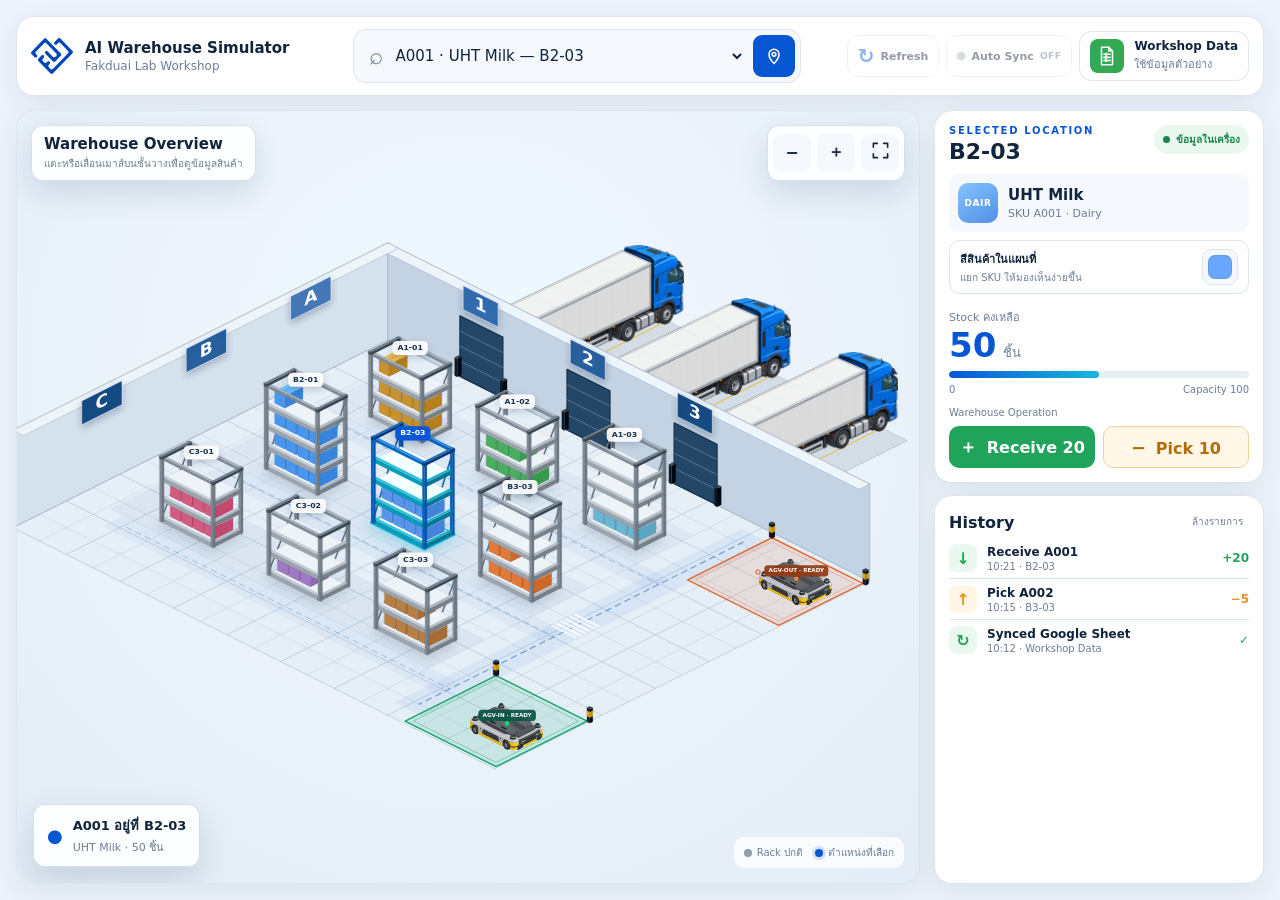
<file: public/index.html>
<!doctype html>
<html lang="th">
<head>
  <meta charset="UTF-8" />
  <meta name="viewport" content="width=device-width, initial-scale=1, viewport-fit=cover" />
  <meta name="theme-color" content="#eef4fb" />
  <title>AI Warehouse Simulator — Fakduai Lab</title>
  <link rel="stylesheet" href="styles.css?v=24" />
</head>
<body>
  <div class="app-shell">
    <header class="topbar">
      <a class="brand" href="#" aria-label="Fakduai Lab Warehouse Simulator">
        <img src="assets/fakduai-mark.svg" alt="" />
        <span><strong>AI Warehouse Simulator</strong><small>Fakduai Lab Workshop</small></span>
      </a>

      <form class="product-search" id="product-search">
        <span class="search-icon" aria-hidden="true">⌕</span>
        <label class="sr-only" for="product-select">เลือกสินค้า</label>
        <select id="product-select"></select>
        <button class="locate-button" type="submit" aria-label="แสดงตำแหน่งสินค้า" title="แสดงตำแหน่งสินค้า">
          <svg viewBox="0 0 24 24" aria-hidden="true"><path d="M12 21s6-5.7 6-11a6 6 0 1 0-12 0c0 5.3 6 11 6 11Z" /><circle cx="12" cy="10" r="2.25" /></svg>
        </button>
      </form>

      <div class="data-actions">
        <button class="sync-control refresh-control" id="manual-sync" type="button" aria-label="รีเฟรชข้อมูลจาก Google Sheet" title="Refresh data" disabled>
          <span class="refresh-icon" aria-hidden="true">↻</span><span class="control-label">Refresh</span>
        </button>
        <button class="sync-control auto-control" id="toggle-auto-sync" type="button" aria-label="เปิดหรือปิด Auto Sync" aria-pressed="false" disabled>
          <i aria-hidden="true"></i><span class="control-label">Auto Sync</span><strong id="auto-sync-state">OFF</strong>
        </button>
        <button class="sheet-button" id="open-sheet-settings" type="button">
          <span class="sheet-icon" aria-hidden="true"><svg viewBox="0 0 24 24"><path d="M6 2.5h8l4 4V21.5H6Z" /><path d="M14 2.5v4h4M8.5 10h7M8.5 13.5h7M8.5 17h7M11 9v9" /></svg></span>
          <span><strong>Workshop Data</strong><small id="sheet-status">ใช้ข้อมูลตัวอย่าง</small></span>
        </button>
      </div>
    </header>

    <main class="workspace">
      <section class="map-panel">
        <div class="canvas-frame" id="canvas-frame">
          <canvas id="warehouse-canvas" aria-label="แผนผังคลังสินค้าแบบ isometric"></canvas>
          <div class="map-overlay-top">
            <div class="map-title-floating">
              <h1>Warehouse Overview</h1>
              <p>แตะหรือเลื่อนเมาส์บนชั้นวางเพื่อดูข้อมูลสินค้า</p>
            </div>
            <div class="map-actions" aria-label="เครื่องมือแผนที่">
              <button id="zoom-out" type="button" aria-label="ย่อแผนที่">−</button>
              <button id="zoom-in" type="button" aria-label="ขยายแผนที่">＋</button>
              <button id="reset-view" class="fit-view" type="button" aria-label="ปรับแผนที่ให้พอดีจอ" title="พอดีจอ">
                <svg viewBox="0 0 24 24" aria-hidden="true"><path d="M8 3H3v5M16 3h5v5M8 21H3v-5M16 21h5v-5" /></svg>
              </button>
            </div>
          </div>
          <div class="map-tooltip" id="map-tooltip" hidden></div>
          <div class="map-result" id="map-result" aria-live="polite">
            <span class="pin-dot">●</span>
            <span><strong id="result-title">A001 อยู่ที่ B2-03</strong><small id="result-detail">UHT Milk · 50 ชิ้น</small></span>
          </div>
          <div class="queue-status" id="queue-status" aria-live="polite" hidden>
            <i></i><span><strong id="queue-status-title">รอคำสั่งจาก AI</strong><small id="queue-status-detail">ยังไม่มีงานในคิว</small></span>
          </div>
          <div class="map-legend" aria-label="คำอธิบายแผนที่">
            <span><i class="legend-dot"></i>Rack ปกติ</span>
            <span><i class="legend-dot selected"></i>ตำแหน่งที่เลือก</span>
          </div>
        </div>
      </section>

      <aside class="sidebar">
        <section class="detail-panel">
          <div class="detail-heading">
            <div>
              <div class="eyebrow">SELECTED LOCATION</div>
              <h2 id="location-code">B2-03</h2>
            </div>
            <span class="sync-badge" id="sync-badge"><i></i><span id="sync-badge-text">ข้อมูลในเครื่อง</span></span>
          </div>

          <div class="product-card">
            <div class="product-icon" id="product-icon">MILK</div>
            <div><strong id="product-name">UHT Milk</strong><small id="product-sku">SKU A001 · Dairy</small></div>
          </div>

          <div class="product-color-row">
            <div><strong>สีสินค้าในแผนที่</strong><small>แยก SKU ให้มองเห็นง่ายขึ้น</small></div>
            <label class="color-picker" for="product-color"><span id="color-preview"></span><input id="product-color" type="color" value="#69a7ff" aria-label="เลือกสีสินค้า" /></label>
          </div>

          <div class="stock-block">
            <span>Stock คงเหลือ</span>
            <div><strong id="stock-value">50</strong><em>ชิ้น</em></div>
          </div>
          <div class="stock-meter" role="progressbar" aria-label="Stock capacity"><span id="stock-meter"></span></div>
          <div class="capacity-row"><span>0</span><span id="capacity-value">Capacity 100</span></div>

          <div class="operation-label">Warehouse Operation</div>
          <div class="operation-grid">
            <button class="receive" id="receive-stock" type="button"><span>＋</span> Receive 20</button>
            <button class="pick" id="pick-stock" type="button"><span>−</span> Pick 10</button>
          </div>
        </section>

        <section class="activity-panel">
          <div class="activity-head"><h2>History</h2><button id="clear-log" type="button">ล้างรายการ</button></div>
          <div class="activity-list" id="activity-list" aria-live="polite"></div>
        </section>
      </aside>
    </main>
  </div>

  <div class="modal-backdrop" id="sheet-modal" hidden>
    <section class="modal" role="dialog" aria-modal="true" aria-labelledby="sheet-modal-title">
      <div class="modal-head">
        <div><span class="sheet-logo" aria-hidden="true"><svg viewBox="0 0 24 24"><path d="M6 2.5h8l4 4V21.5H6Z" /><path d="M14 2.5v4h4M8.5 10h7M8.5 13.5h7M8.5 17h7M11 9v9" /></svg></span><div><h2 id="sheet-modal-title">เชื่อมต่อ Google Sheet</h2><p>ใช้ข้อมูลของแต่ละกลุ่มกับ Warehouse Simulator</p></div></div>
        <button id="close-sheet-settings" type="button" aria-label="ปิด">×</button>
      </div>
      <label for="sheet-url">Google Sheet URL</label>
      <input id="sheet-url" type="url" placeholder="https://docs.google.com/spreadsheets/d/.../edit" />
      <p class="permission-note">ใช้ลิงก์ Sheet ที่ Fakduai Lab เตรียมให้แต่ละกลุ่ม ระบบจะโหลดข้อมูลและบันทึก Stock กลับให้อัตโนมัติ</p>
      <div class="modal-actions">
        <button class="secondary" id="use-demo-data" type="button">ใช้ข้อมูลตัวอย่าง</button>
        <button class="primary" id="connect-sheet" type="button">เชื่อมต่อ Google Sheet</button>
      </div>
      <div class="connection-note" id="connection-note">วางลิงก์ Google Sheet ของกลุ่ม แล้วกดเชื่อมต่อได้ทันที</div>
    </section>
  </div>

  <script src="app.js?v=32"></script>
</body>
</html>
</file>
<file: public/styles.css>
:root {
  color-scheme: light;
  --bg: #edf3fa;
  --surface: #ffffff;
  --surface-soft: #f5f8fc;
  --ink: #11243d;
  --muted: #6b7e95;
  --line: #dce6f1;
  --blue: #0757d5;
  --blue-dark: #063b93;
  --cyan: #16b8dc;
  --green: #20a45c;
  --orange: #e79218;
  --red: #de4b57;
  --shadow: 0 10px 32px rgba(18, 47, 81, .08);
  font-family: "IBM Plex Sans Thai", "Noto Sans Thai", Inter, ui-sans-serif, system-ui, -apple-system, BlinkMacSystemFont, "Segoe UI", sans-serif;
}

* { box-sizing: border-box; }
html, body { height: 100%; margin: 0; background: var(--bg); color: var(--ink); }
body { overflow: hidden; }
button, input, select { font: inherit; }
button, select { cursor: pointer; }
button:focus-visible, input:focus-visible, select:focus-visible { outline: 3px solid rgba(22, 184, 220, .28); outline-offset: 2px; }
.sr-only { position: absolute; width: 1px; height: 1px; padding: 0; margin: -1px; overflow: hidden; clip: rect(0, 0, 0, 0); white-space: nowrap; border: 0; }

.app-shell { display: flex; height: 100dvh; min-height: 0; flex-direction: column; padding: 16px; }
.topbar {
  min-height: 72px;
  display: grid;
  grid-template-columns: minmax(220px, .85fr) minmax(320px, 1.25fr) minmax(410px, 1.2fr);
  align-items: center;
  gap: 18px;
  padding: 12px 14px;
  background: var(--surface);
  border: 1px solid var(--line);
  border-radius: 18px;
  box-shadow: 0 8px 28px rgba(18, 47, 81, .07);
}
.brand { display: flex; align-items: center; gap: 12px; color: inherit; text-decoration: none; min-width: 0; }
.brand img { width: 42px; height: 42px; object-fit: contain; }
.brand strong, .brand small { display: block; }
.brand strong { font-size: 15px; font-weight: 750; }
.brand small { color: var(--muted); font-size: 12px; margin-top: 2px; }

.product-search {
  min-width: 0;
  display: grid;
  grid-template-columns: auto minmax(0, 1fr) auto;
  align-items: center;
  gap: 8px;
  padding: 5px;
  border: 1px solid var(--line);
  border-radius: 13px;
  background: var(--surface-soft);
}
.search-icon { padding-left: 10px; color: var(--muted); font-size: 24px; line-height: 1; }
.product-search select { min-width: 0; height: 42px; border: 0; outline: 0; background: transparent; color: var(--ink); font-size: 15px; }
.product-search button { height: 42px; padding: 0 18px; border: 0; border-radius: 9px; background: var(--blue); color: #fff; font-weight: 700; }
.product-search .locate-button { width: 42px; padding: 0; display: grid; place-items: center; }
.locate-button svg { width: 20px; height: 20px; fill: none; stroke: currentColor; stroke-width: 1.8; stroke-linecap: round; stroke-linejoin: round; }

.data-actions { justify-self: end; display: flex; align-items: center; gap: 7px; }
.sheet-button {
  display: flex;
  align-items: center;
  gap: 10px;
  min-height: 50px;
  padding: 6px 10px;
  border: 1px solid var(--line);
  border-radius: 12px;
  background: var(--surface);
  color: var(--ink);
  text-align: left;
}
.sheet-icon, .sheet-logo { display: grid; place-items: center; color: #fff; background: #34a853; border-radius: 8px; font-size: 22px; }
.sheet-icon { width: 34px; height: 34px; }
.sheet-icon svg, .sheet-logo svg { width: 22px; height: 22px; fill: none; stroke: currentColor; stroke-width: 1.65; stroke-linecap: round; stroke-linejoin: round; }
.sheet-button strong, .sheet-button small { display: block; }
.sheet-button strong { font-size: 12px; }
.sheet-button small { color: var(--muted); font-size: 11px; margin-top: 2px; }
.sync-control { min-height: 42px; display: inline-flex; align-items: center; justify-content: center; gap: 6px; padding: 0 10px; border: 1px solid var(--line); border-radius: 11px; background: var(--surface); color: var(--ink); font-size: 11px; font-weight: 750; white-space: nowrap; }
.sync-control:hover:not(:disabled) { border-color: #bfd2e7; background: #f3f7fc; }
.sync-control:disabled { cursor: not-allowed; opacity: .45; }
.refresh-icon { color: var(--blue); font-size: 20px; line-height: 1; }
.refresh-control.syncing .refresh-icon { animation: spin .8s linear infinite; }
.auto-control i { width: 8px; height: 8px; border-radius: 50%; background: #a5b2c0; box-shadow: 0 0 0 3px rgba(165,178,192,.16); }
.auto-control strong { color: var(--muted); font-size: 9px; letter-spacing: .06em; }
.auto-control.active { border-color: #aad9bb; background: #edf9f1; color: #147442; }
.auto-control.active i { background: #20a45c; box-shadow: 0 0 0 3px rgba(32,164,92,.16); }
.auto-control.active strong { color: #147442; }
@keyframes spin { to { transform: rotate(360deg); } }
@keyframes pulse { 50% { transform: scale(.72); opacity: .58; } }

.workspace { display: grid; min-height: 0; flex: 1; grid-template-columns: minmax(0, 1fr) 330px; gap: 14px; margin-top: 14px; }
.map-panel, .detail-panel, .activity-panel { background: var(--surface); border: 1px solid var(--line); border-radius: 18px; box-shadow: var(--shadow); }
.map-panel { height: 100%; min-width: 0; overflow: hidden; background: #e3ecf6; }
.eyebrow { color: var(--blue); font-size: 10px; font-weight: 800; letter-spacing: .17em; }
.detail-heading h2, .activity-head h2 { margin: 3px 0 0; font-weight: 750; }
.map-overlay-top { position: absolute; z-index: 7; top: 14px; left: 14px; right: 14px; display: flex; align-items: stretch; justify-content: space-between; gap: 8px; pointer-events: none; }
.map-title-floating, .map-actions { border: 1px solid rgba(207,222,237,.88); border-radius: 12px; background: rgba(255,255,255,.9); box-shadow: 0 12px 30px rgba(20,50,83,.13); backdrop-filter: blur(10px); pointer-events: auto; }
.map-title-floating { padding: 9px 12px; }
.map-title-floating h1 { margin: 0; font-size: 15px; line-height: 1.25; }
.map-title-floating p { margin: 2px 0 0; color: var(--muted); font-size: 10px; }
.map-actions { display: flex; align-items: center; gap: 6px; margin-left: auto; }
.map-actions { padding: 5px; }
.map-actions button { min-width: 38px; height: 38px; padding: 0 10px; border: 0; border-radius: 8px; background: var(--surface-soft); color: var(--ink); font-weight: 800; }
.map-actions button:hover { background: #e8f0fa; }
.map-actions .fit-view { width: 38px; min-width: 38px; padding: 0; color: var(--ink); }
.map-actions svg { width: 19px; height: 19px; fill: none; stroke: currentColor; stroke-width: 2; stroke-linecap: round; stroke-linejoin: round; }

.canvas-frame { position: relative; height: 100%; min-height: 0; margin-bottom: -1px; overflow: hidden; background: radial-gradient(circle at 50% 34%, #eefaff 0, #edf4fb 38%, #e3ecf6 100%); touch-action: none; }
#warehouse-canvas { display: block; width: 100%; height: 100%; }
.map-tooltip {
  position: absolute;
  z-index: 8;
  min-width: 190px;
  max-width: 250px;
  padding: 11px 12px;
  pointer-events: none;
  border: 1px solid rgba(255,255,255,.18);
  border-radius: 11px;
  background: rgba(12, 32, 58, .94);
  color: #fff;
  box-shadow: 0 14px 38px rgba(5, 23, 46, .25);
  backdrop-filter: blur(10px);
  font-size: 12px;
}
.map-tooltip strong { display: block; font-size: 14px; margin-bottom: 3px; }
.map-tooltip span { color: #bcd0e7; }
.map-result {
  position: absolute;
  left: 16px;
  bottom: 16px;
  display: flex;
  align-items: center;
  gap: 10px;
  max-width: calc(100% - 32px);
  padding: 10px 13px;
  border: 1px solid rgba(207, 222, 237, .92);
  border-radius: 12px;
  background: rgba(255,255,255,.92);
  box-shadow: 0 14px 34px rgba(20, 50, 83, .15);
  backdrop-filter: blur(10px);
}
.map-result .pin-dot { color: var(--blue); font-size: 18px; }
.map-result strong, .map-result small { display: block; }
.map-result strong { font-size: 13px; }
.map-result small { margin-top: 2px; color: var(--muted); font-size: 11px; }
.queue-status { position: absolute; z-index: 9; top: 84px; left: 16px; display: flex; align-items: center; gap: 10px; max-width: calc(100% - 32px); padding: 10px 13px; border: 1px solid #f1d28f; border-radius: 12px; background: rgba(255,248,230,.95); color: #815200; box-shadow: 0 14px 34px rgba(20,50,83,.13); backdrop-filter: blur(10px); }
.queue-status[hidden] { display: none; }
.queue-status > i { width: 10px; height: 10px; flex: 0 0 auto; border-radius: 50%; background: #e79218; box-shadow: 0 0 0 5px rgba(231,146,24,.14); }
.queue-status strong, .queue-status small { display: block; }
.queue-status strong { font-size: 12px; }
.queue-status small { margin-top: 2px; color: currentColor; opacity: .75; font-size: 10px; }
.queue-status.running { border-color: #9ec0ed; background: rgba(237,244,255,.96); color: var(--blue); }
.queue-status.running > i { background: var(--blue); box-shadow: 0 0 0 5px rgba(7,87,213,.13); animation: pulse 1s ease-in-out infinite; }
.queue-status.completed { border-color: #a9dfbd; background: rgba(234,248,239,.96); color: #147442; }
.queue-status.completed > i { background: var(--green); box-shadow: 0 0 0 5px rgba(32,164,92,.13); }
.queue-status.error { border-color: #efb5bb; background: rgba(255,240,241,.96); color: #b52f3b; }
.queue-status.error > i { background: var(--red); box-shadow: 0 0 0 5px rgba(209,55,69,.12); }
.map-legend { position: absolute; right: 15px; bottom: 15px; display: flex; gap: 12px; padding: 8px 10px; border-radius: 10px; background: rgba(255,255,255,.78); color: var(--muted); backdrop-filter: blur(8px); font-size: 10px; }
.map-legend span { display: flex; align-items: center; gap: 5px; }
.legend-dot { width: 8px; height: 8px; border-radius: 50%; background: #929da8; }
.legend-dot.selected { background: var(--blue); box-shadow: 0 0 0 3px rgba(7,87,213,.16); }

.sidebar { display: grid; height: 100%; min-height: 0; grid-template-rows: auto minmax(0, 1fr); gap: 12px; }
.detail-panel, .activity-panel { padding: 14px; }
.detail-heading { display: flex; align-items: flex-start; justify-content: space-between; gap: 12px; }
.detail-heading h2 { font-size: 22px; }
.sync-badge { display: inline-flex; align-items: center; gap: 6px; padding: 7px 9px; border-radius: 99px; background: #eaf8ef; color: #17854a; font-size: 10px; font-weight: 700; }
.sync-badge i { width: 7px; height: 7px; border-radius: 50%; background: currentColor; }
.sync-badge.syncing { background: #edf4ff; color: var(--blue); }
.sync-badge.pending { background: #fff7df; color: #a56a00; }
.sync-badge.error { background: #fff0f1; color: var(--red); }
.product-card { display: flex; align-items: center; gap: 10px; margin-top: 10px; padding: 9px; border-radius: 11px; background: var(--surface-soft); }
.product-icon { width: 40px; height: 40px; display: grid; place-items: center; flex: 0 0 auto; border-radius: 10px; color: #fff; background: linear-gradient(145deg, var(--blue), var(--cyan)); font-size: 9px; font-weight: 800; letter-spacing: .06em; }
.product-card strong, .product-card small { display: block; }
.product-card strong { font-size: 15px; }
.product-card small { margin-top: 3px; color: var(--muted); font-size: 11px; }
.product-color-row { display: flex; align-items: center; justify-content: space-between; gap: 10px; margin-top: 8px; padding: 8px 10px; border: 1px solid var(--line); border-radius: 11px; }
.product-color-row strong, .product-color-row small { display: block; }
.product-color-row strong { font-size: 11px; }
.product-color-row small { margin-top: 2px; color: var(--muted); font-size: 10px; }
.operation-grid button:disabled { cursor: wait; opacity: .55; filter: saturate(.7); }
.color-picker { position: relative; width: 36px; height: 36px; flex: 0 0 auto; border-radius: 9px; overflow: hidden; border: 1px solid var(--line); background: var(--surface-soft); }
.color-picker span { position: absolute; inset: 5px; border-radius: 7px; background: #69a7ff; pointer-events: none; box-shadow: inset 0 0 0 1px rgba(0,0,0,.08); }
.color-picker input { position: absolute; inset: -8px; width: 60px; height: 60px; opacity: 0; cursor: pointer; }
.stock-block { margin-top: 12px; }
.stock-block > span { color: var(--muted); font-size: 11px; }
.stock-block div { display: flex; align-items: baseline; gap: 7px; margin-top: 2px; }
.stock-block strong { color: var(--blue); font-size: 34px; line-height: 1; }
.stock-block em { color: var(--muted); font-size: 13px; font-style: normal; }
.stock-meter { height: 7px; overflow: hidden; margin-top: 8px; border-radius: 99px; background: #e8eef5; }
.stock-meter span { display: block; width: 50%; height: 100%; border-radius: inherit; background: linear-gradient(90deg, var(--blue), var(--cyan)); transition: width .25s ease; }
.capacity-row { display: flex; justify-content: space-between; margin-top: 6px; color: var(--muted); font-size: 10px; }
.operation-label { margin-top: 12px; color: var(--muted); font-size: 10px; }
.operation-grid { display: grid; grid-template-columns: 1fr 1fr; gap: 8px; margin-top: 8px; }
.operation-grid button { min-height: 42px; border-radius: 10px; font-weight: 700; }
.operation-grid button span { margin-right: 4px; font-size: 18px; }
.receive { border: 0; background: var(--green); color: #fff; }
.pick { border: 1px solid #f0d39b; background: #fff8e9; color: #b56b00; }

.activity-panel { display: flex; min-height: 0; flex-direction: column; overflow: hidden; }
.activity-head { display: flex; flex: 0 0 auto; align-items: center; justify-content: space-between; gap: 10px; }
.activity-head h2 { font-size: 16px; }
.activity-head button { border: 0; background: transparent; color: var(--muted); font-size: 10px; }
.activity-list { display: grid; min-height: 0; gap: 0; margin-top: 6px; }
.activity-item { display: grid; grid-template-columns: 30px minmax(0, 1fr) auto; align-items: center; gap: 8px; padding: 6px 0; border-bottom: 1px solid var(--line); }
.activity-item:last-child { border-bottom: 0; }
.activity-symbol { width: 28px; height: 28px; display: grid; place-items: center; border-radius: 8px; color: var(--green); background: #ebf8f0; font-weight: 800; }
.activity-copy strong, .activity-copy small { display: block; }
.activity-copy strong { font-size: 12px; }
.activity-copy small { margin-top: 2px; color: var(--muted); font-size: 10px; }
.activity-qty { color: var(--green); font-size: 12px; font-weight: 800; }
.activity-item.out .activity-symbol, .activity-item.out .activity-qty { color: var(--orange); }
.activity-item.out .activity-symbol { background: #fff6e7; }

.modal-backdrop { position: fixed; inset: 0; z-index: 50; display: grid; place-items: center; padding: 20px; background: rgba(9, 25, 45, .5); backdrop-filter: blur(6px); }
.modal-backdrop[hidden] { display: none; }
.modal { width: min(530px, 100%); padding: 20px; border-radius: 18px; background: var(--surface); box-shadow: 0 28px 90px rgba(5, 22, 43, .3); }
.modal-head, .modal-head > div { display: flex; align-items: flex-start; gap: 12px; }
.modal-head { justify-content: space-between; }
.sheet-logo { width: 42px; height: 42px; flex: 0 0 auto; }
.modal h2 { margin: 0; font-size: 19px; }
.modal-head p { margin: 4px 0 0; color: var(--muted); font-size: 11px; }
.modal-head > button { width: 40px; height: 40px; border: 0; border-radius: 10px; background: var(--surface-soft); color: var(--muted); font-size: 25px; }
.modal > label { display: block; margin-top: 20px; font-size: 12px; font-weight: 700; }
.modal > input { width: 100%; min-height: 48px; margin-top: 7px; padding: 0 12px; border: 1px solid var(--line); border-radius: 10px; background: var(--surface-soft); color: var(--ink); font-size: 16px; }
.modal > label + input + label { margin-top: 13px; }
.permission-note, .connection-note { color: var(--muted); font-size: 11px; line-height: 1.5; }
.permission-note { margin: 8px 0 16px; }
.modal-actions { display: grid; grid-template-columns: 1fr 1.3fr; gap: 8px; }
.modal-actions button { min-height: 46px; border-radius: 10px; font-weight: 700; }
.modal-actions .secondary { border: 1px solid var(--line); background: var(--surface); color: var(--ink); }
.modal-actions .primary { border: 0; background: var(--blue); color: #fff; }
.modal-actions button:disabled { cursor: wait; opacity: .6; }
.connection-note { margin-top: 13px; padding: 10px; border-radius: 9px; background: var(--surface-soft); }
.connection-note.success { background: #eaf8ef; color: #147442; }
.connection-note.pending { background: #fff7df; color: #8b5a00; }
.connection-note.error { background: #fff0f1; color: #b52f3b; }
.setup-link { display: inline-block; margin-top: 10px; color: var(--blue); font-size: 11px; font-weight: 700; text-decoration: none; }
.setup-link:hover { text-decoration: underline; }

@media (max-width: 1180px) {
  .topbar { grid-template-columns: minmax(220px, 1fr) auto; }
  .product-search { grid-column: 1 / -1; grid-row: 2; }
}

@media (max-width: 900px) {
  body { overflow: auto; }
  .app-shell { height: auto; min-height: 100dvh; padding: 12px; }
  .workspace { grid-template-columns: 1fr; }
  .map-panel { height: clamp(400px, 48dvh, 520px); }
  .sidebar { height: auto; grid-template-columns: 1fr 1fr; grid-template-rows: 1fr; }
}

@media (max-width: 650px) {
  .app-shell { padding: 8px; }
  .topbar { grid-template-columns: 1fr auto; gap: 10px; border-radius: 14px; }
  .brand small, .sheet-button > span:last-child, .sync-control .control-label { display: none; }
  .data-actions { gap: 5px; }
  .sync-control { min-width: 40px; padding: 0 8px; }
  .auto-control strong { font-size: 8px; }
  .sheet-button { min-width: 48px; justify-content: center; }
  .map-overlay-top { top: 9px; left: 9px; right: 9px; flex-wrap: wrap; }
  .map-title-floating { max-width: calc(100% - 8px); }
  .map-title-floating p { display: none; }
  .map-actions button { min-width: 36px; padding: 0 8px; }
  .map-panel { height: 460px; }
  .canvas-frame { min-height: 460px; }
  .sidebar { grid-template-columns: 1fr; grid-template-rows: auto; }
  .map-legend { display: none; }
  .modal-actions { grid-template-columns: 1fr; }
}
</file>
